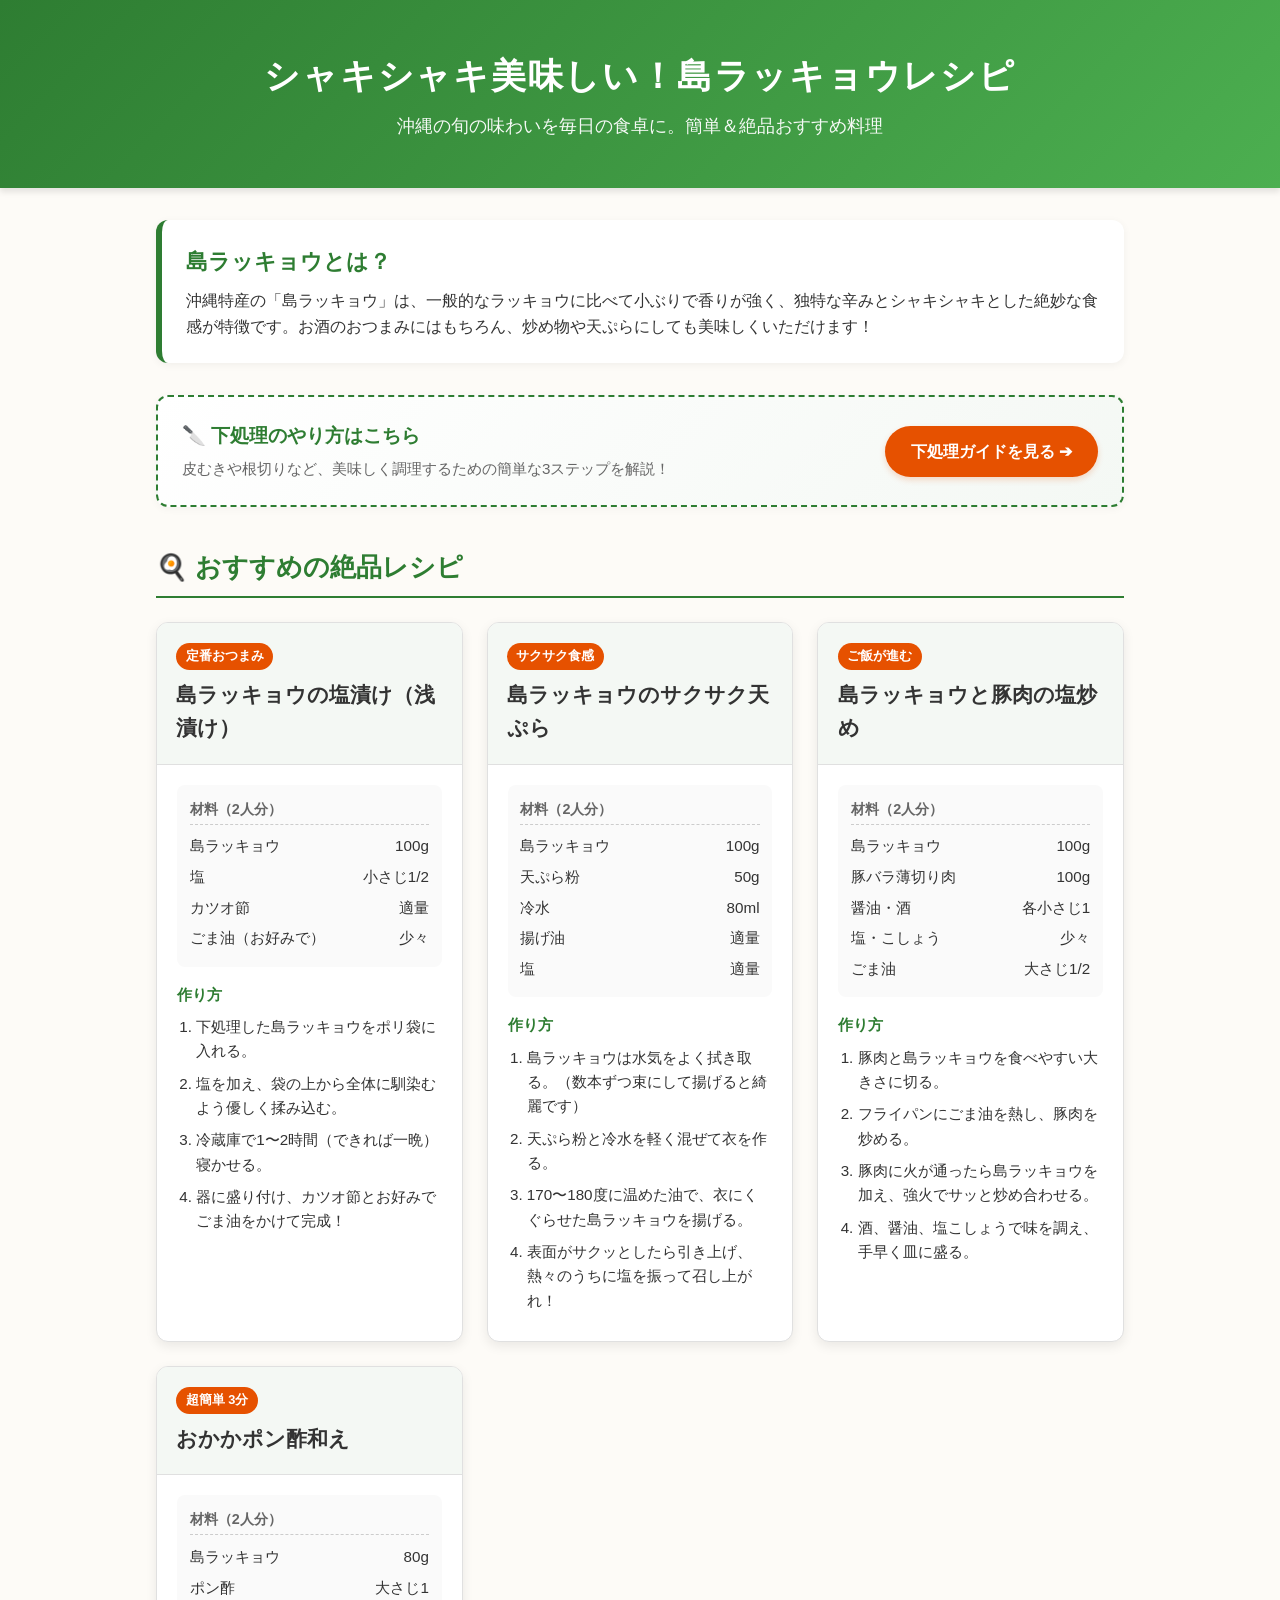
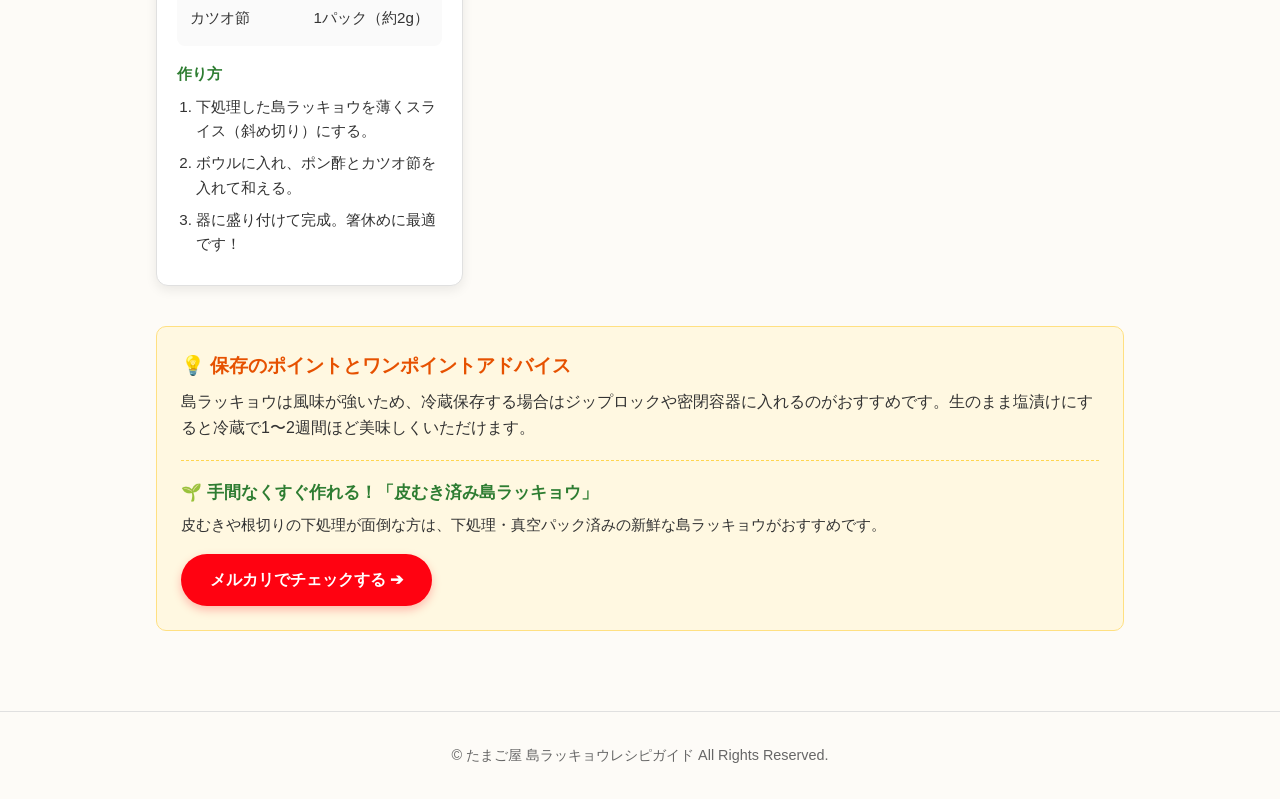
<file: index.html>
<!DOCTYPE html>
<html lang="ja">
<head>
    <meta charset="UTF-8">
    <meta name="viewport" content="width=device-width, initial-scale=1.0">
    <title>島ラッキョウの絶品レシピ | たまご屋</title>
    <link rel="stylesheet" href="style.css">
</head>
<body>

    <header>
        <h1>シャキシャキ美味しい！島ラッキョウレシピ</h1>
        <p>沖縄の旬の味わいを毎日の食卓に。簡単＆絶品おすすめ料理</p>
    </header>

    <div class="container">

        <section class="intro">
            <h2>島ラッキョウとは？</h2>
            <p>
                沖縄特産の「島ラッキョウ」は、一般的なラッキョウに比べて小ぶりで香りが強く、独特な辛みとシャキシャキとした絶妙な食感が特徴です。お酒のおつまみにはもちろん、炒め物や天ぷらにしても美味しくいただけます！
            </p>
        </section>

        <!-- 下処理ガイドへの誘導バナー -->
        <div class="prep-banner">
            <div class="prep-banner-text">
                <h3>🔪 下処理のやり方はこちら</h3>
                <p>皮むきや根切りなど、美味しく調理するための簡単な3ステップを解説！</p>
            </div>
            <a href="prep.html" class="btn-prep">下処理ガイドを見る ➔</a>
        </div>

        <h2 class="section-title">🍳 おすすめの絶品レシピ</h2>
        <div class="recipe-grid">

            <div class="recipe-card">
                <div class="recipe-header">
                    <span class="recipe-tag">定番おつまみ</span>
                    <h3>島ラッキョウの塩漬け（浅漬け）</h3>
                </div>
                <div class="recipe-body">
                    <div class="ingredients">
                        <h4>材料（2人分）</h4>
                        <ul>
                            <li><span>島ラッキョウ</span><span>100g</span></li>
                            <li><span>塩</span><span>小さじ1/2</span></li>
                            <li><span>カツオ節</span><span>適量</span></li>
                            <li><span>ごま油（お好みで）</span><span>少々</span></li>
                        </ul>
                    </div>
                    <div class="instructions">
                        <h4>作り方</h4>
                        <ol>
                            <li>下処理した島ラッキョウをポリ袋に入れる。</li>
                            <li>塩を加え、袋の上から全体に馴染むよう優しく揉み込む。</li>
                            <li>冷蔵庫で1〜2時間（できれば一晩）寝かせる。</li>
                            <li>器に盛り付け、カツオ節とお好みでごま油をかけて完成！</li>
                        </ol>
                    </div>
                </div>
            </div>

            <div class="recipe-card">
                <div class="recipe-header">
                    <span class="recipe-tag">サクサク食感</span>
                    <h3>島ラッキョウのサクサク天ぷら</h3>
                </div>
                <div class="recipe-body">
                    <div class="ingredients">
                        <h4>材料（2人分）</h4>
                        <ul>
                            <li><span>島ラッキョウ</span><span>100g</span></li>
                            <li><span>天ぷら粉</span><span>50g</span></li>
                            <li><span>冷水</span><span>80ml</span></li>
                            <li><span>揚げ油</span><span>適量</span></li>
                            <li><span>塩</span><span>適量</span></li>
                        </ul>
                    </div>
                    <div class="instructions">
                        <h4>作り方</h4>
                        <ol>
                            <li>島ラッキョウは水気をよく拭き取る。（数本ずつ束にして揚げると綺麗です）</li>
                            <li>天ぷら粉と冷水を軽く混ぜて衣を作る。</li>
                            <li>170〜180度に温めた油で、衣にくぐらせた島ラッキョウを揚げる。</li>
                            <li>表面がサクッとしたら引き上げ、熱々のうちに塩を振って召し上がれ！</li>
                        </ol>
                    </div>
                </div>
            </div>

            <div class="recipe-card">
                <div class="recipe-header">
                    <span class="recipe-tag">ご飯が進む</span>
                    <h3>島ラッキョウと豚肉の塩炒め</h3>
                </div>
                <div class="recipe-body">
                    <div class="ingredients">
                        <h4>材料（2人分）</h4>
                        <ul>
                            <li><span>島ラッキョウ</span><span>100g</span></li>
                            <li><span>豚バラ薄切り肉</span><span>100g</span></li>
                            <li><span>醤油・酒</span><span>各小さじ1</span></li>
                            <li><span>塩・こしょう</span><span>少々</span></li>
                            <li><span>ごま油</span><span>大さじ1/2</span></li>
                        </ul>
                    </div>
                    <div class="instructions">
                        <h4>作り方</h4>
                        <ol>
                            <li>豚肉と島ラッキョウを食べやすい大きさに切る。</li>
                            <li>フライパンにごま油を熱し、豚肉を炒める。</li>
                            <li>豚肉に火が通ったら島ラッキョウを加え、強火でサッと炒め合わせる。</li>
                            <li>酒、醤油、塩こしょうで味を調え、手早く皿に盛る。</li>
                        </ol>
                    </div>
                </div>
            </div>

            <div class="recipe-card">
                <div class="recipe-header">
                    <span class="recipe-tag">超簡単 3分</span>
                    <h3>おかかポン酢和え</h3>
                </div>
                <div class="recipe-body">
                    <div class="ingredients">
                        <h4>材料（2人分）</h4>
                        <ul>
                            <li><span>島ラッキョウ</span><span>80g</span></li>
                            <li><span>ポン酢</span><span>大さじ1</span></li>
                            <li><span>カツオ節</span><span>1パック（約2g）</span></li>
                        </ul>
                    </div>
                    <div class="instructions">
                        <h4>作り方</h4>
                        <ol>
                            <li>下処理した島ラッキョウを薄くスライス（斜め切り）にする。</li>
                            <li>ボウルに入れ、ポン酢とカツオ節を入れて和える。</li>
                            <li>器に盛り付けて完成。箸休めに最適です！</li>
                        </ol>
                    </div>
                </div>
            </div>

        </div>

        <!-- メルカリアフィリエイト導線バナー（ポイント＆アドバイス欄） -->
        <div class="tips-box">
            <h3>💡 保存のポイントとワンポイントアドバイス</h3>
            <p>
                島ラッキョウは風味が強いため、冷蔵保存する場合はジップロックや密閉容器に入れるのがおすすめです。生のまま塩漬けにすると冷蔵で1〜2週間ほど美味しくいただけます。
            </p>
            
            <div class="affiliate-box">
                <h4>🌱 手間なくすぐ作れる！「皮むき済み島ラッキョウ」</h4>
                <p>皮むきや根切りの下処理が面倒な方は、下処理・真空パック済みの新鮮な島ラッキョウがおすすめです。</p>
                <a href="https://jp.mercari.com/user/profile/764110598" target="_blank" rel="noopener noreferrer" class="btn-mercari">
                    メルカリでチェックする ➔
                </a>
            </div>
        </div>

    </div>

    <footer>
        <p>&copy; たまご屋 島ラッキョウレシピガイド All Rights Reserved.</p>
    </footer>

</body>
</html>
</file>
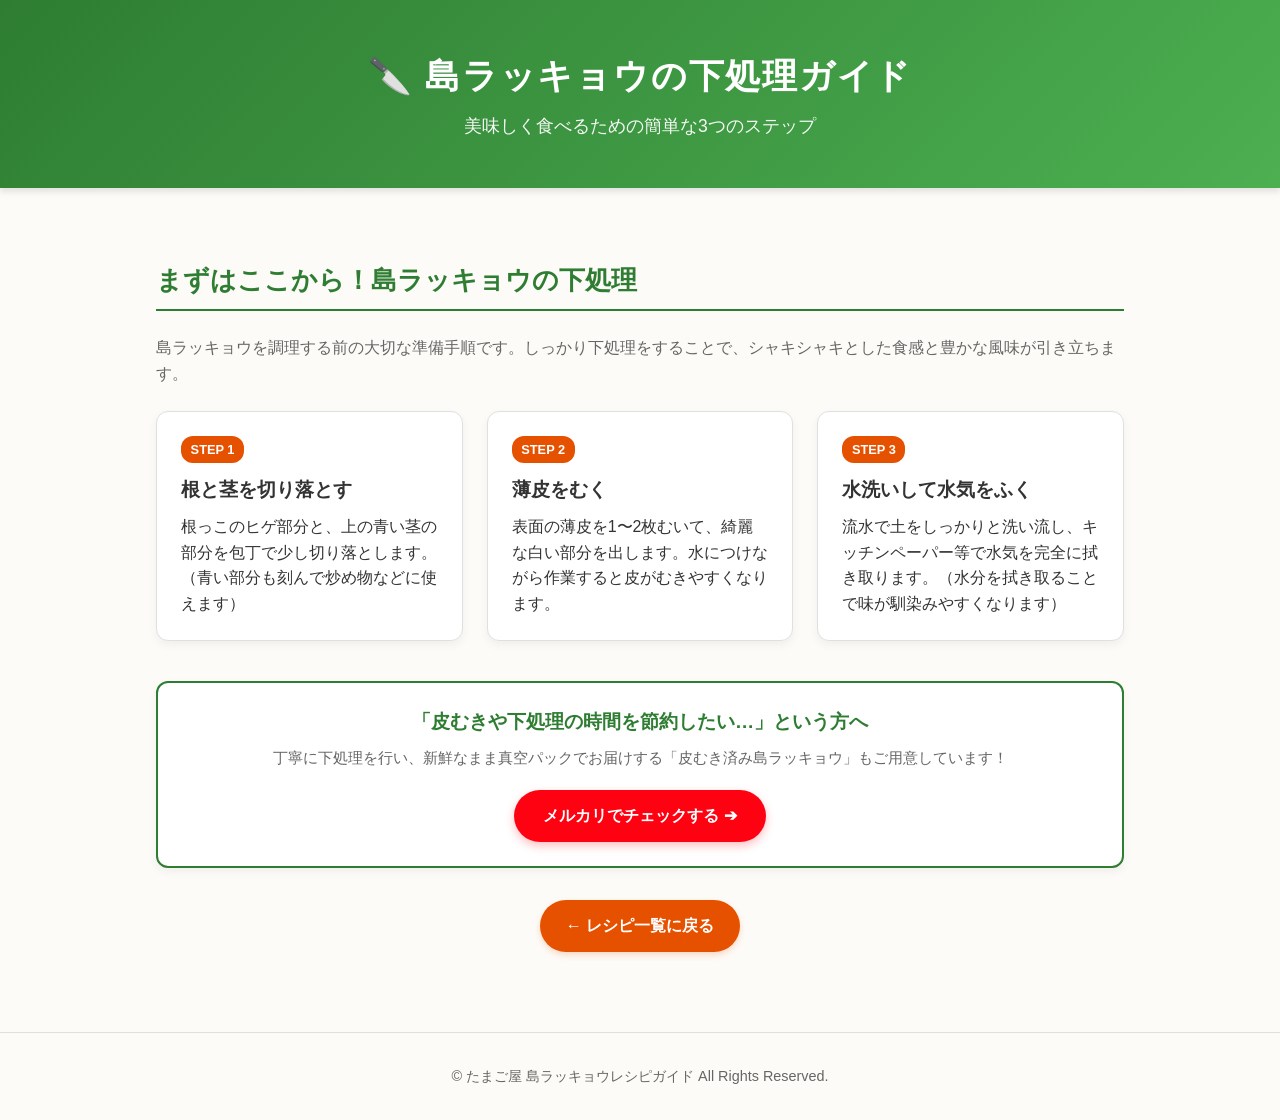
<file: prep.html>
<!DOCTYPE html>
<html lang="ja">
<head>
    <meta charset="UTF-8">
    <meta name="viewport" content="width=device-width, initial-scale=1.0">
    <title>島ラッキョウの下処理方法 | たまご屋</title>
    <link rel="stylesheet" href="style.css">
</head>
<body>

    <header>
        <h1>🔪 島ラッキョウの下処理ガイド</h1>
        <p>美味しく食べるための簡単な3つのステップ</p>
    </header>

    <div class="container">

        <section class="prep-section">
            <h2 class="section-title">まずはここから！島ラッキョウの下処理</h2>
            <p class="section-desc">島ラッキョウを調理する前の大切な準備手順です。しっかり下処理をすることで、シャキシャキとした食感と豊かな風味が引き立ちます。</p>

            <div class="prep-steps">
                <div class="prep-card">
                    <div class="step-num">STEP 1</div>
                    <h3>根と茎を切り落とす</h3>
                    <p>根っこのヒゲ部分と、上の青い茎の部分を包丁で少し切り落とします。（青い部分も刻んで炒め物などに使えます）</p>
                </div>

                <div class="prep-card">
                    <div class="step-num">STEP 2</div>
                    <h3>薄皮をむく</h3>
                    <p>表面の薄皮を1〜2枚むいて、綺麗な白い部分を出します。水につけながら作業すると皮がむきやすくなります。</p>
                </div>

                <div class="prep-card">
                    <div class="step-num">STEP 3</div>
                    <h3>水洗いして水気をふく</h3>
                    <p>流水で土をしっかりと洗い流し、キッチンペーパー等で水気を完全に拭き取ります。（水分を拭き取ることで味が馴染みやすくなります）</p>
                </div>
            </div>
        </section>

        <!-- 下処理の手間を省きたい人向けのアフィリエイト枠 -->
        <div class="affiliate-banner-wide">
            <h3>「皮むきや下処理の時間を節約したい…」という方へ</h3>
            <p>丁寧に下処理を行い、新鮮なまま真空パックでお届けする「皮むき済み島ラッキョウ」もご用意しています！</p>
            <a href="https://jp.mercari.com/user/profile/764110598" target="_blank" rel="noopener noreferrer" class="btn-mercari">
                メルカリでチェックする ➔
            </a>
        </div>

        <div class="nav-box">
            <a href="index.html" class="btn">← レシピ一覧に戻る</a>
        </div>

    </div>

    <footer>
        <p>&copy; たまご屋 島ラッキョウレシピガイド All Rights Reserved.</p>
    </footer>

</body>
</html>
</file>
<file: style.css>
:root {
    --primary-color: #2e7d32;
    --primary-hover: #1b5e20;
    --accent-color: #e65100;
    --bg-color: #fdfbf7;
    --card-bg: #ffffff;
    --text-color: #333333;
    --text-muted: #666666;
    --border-color: #e0e0e0;
    --mercari-red: #ff0211;
    --mercari-hover: #e0020f;
}

* {
    box-sizing: border-box;
    margin: 0;
    padding: 0;
}

body {
    font-family: -apple-system, BlinkMacSystemFont, "Segoe UI", Roboto, "Helvetica Neue", Arial, sans-serif;
    background-color: var(--bg-color);
    color: var(--text-color);
    line-height: 1.6;
}

header {
    background: linear-gradient(135deg, #2e7d32 0%, #4caf50 100%);
    color: #ffffff;
    text-align: center;
    padding: 3rem 1rem;
    box-shadow: 0 4px 6px rgba(0, 0, 0, 0.1);
}

header h1 {
    font-size: 2.2rem;
    margin-bottom: 0.5rem;
    letter-spacing: 0.05em;
}

header p {
    font-size: 1.1rem;
    opacity: 0.95;
}

.container {
    max-width: 1000px;
    margin: 0 auto;
    padding: 2rem 1rem;
}

.intro {
    background-color: var(--card-bg);
    border-radius: 12px;
    padding: 1.5rem;
    margin-bottom: 2rem;
    box-shadow: 0 2px 8px rgba(0,0,0,0.05);
    border-left: 6px solid var(--primary-color);
}

.intro h2 {
    color: var(--primary-color);
    margin-bottom: 0.5rem;
    font-size: 1.4rem;
}

/* 下処理ページ案内バナー */
.prep-banner {
    background: linear-gradient(135deg, #ffffff 0%, #f4f8f4 100%);
    border: 2px dashed var(--primary-color);
    border-radius: 12px;
    padding: 1.5rem;
    margin-bottom: 2.5rem;
    display: flex;
    justify-content: space-between;
    align-items: center;
    flex-wrap: wrap;
    gap: 1rem;
    box-shadow: 0 2px 8px rgba(0,0,0,0.04);
}

.prep-banner-text h3 {
    color: var(--primary-color);
    font-size: 1.2rem;
    margin-bottom: 0.3rem;
    display: flex;
    align-items: center;
    gap: 0.5rem;
}

.prep-banner-text p {
    color: var(--text-muted);
    font-size: 0.95rem;
}

/* 共通ボタン（通常用） */
.btn, .btn-prep {
    display: inline-block;
    background-color: var(--accent-color);
    color: #ffffff;
    text-decoration: none;
    padding: 0.8rem 1.6rem;
    border-radius: 30px;
    font-weight: bold;
    font-size: 1rem;
    box-shadow: 0 3px 6px rgba(230, 81, 0, 0.2);
    transition: all 0.2s ease;
    white-space: nowrap;
}

.btn:hover, .btn-prep:hover {
    background-color: #bf360c;
    transform: translateY(-2px);
    box-shadow: 0 5px 10px rgba(230, 81, 0, 0.3);
}

.section-title {
    font-size: 1.6rem;
    color: var(--primary-color);
    border-bottom: 2px solid var(--primary-color);
    padding-bottom: 0.5rem;
    margin: 2.5rem 0 1.5rem;
    display: flex;
    align-items: center;
    gap: 0.5rem;
}

.section-desc {
    margin-bottom: 1.5rem;
    color: var(--text-muted);
}

/* 下処理カード（prep.html） */
.prep-steps {
    display: grid;
    grid-template-columns: repeat(auto-fit, minmax(260px, 1fr));
    gap: 1.5rem;
    margin-bottom: 2.5rem;
}

.prep-card {
    background-color: var(--card-bg);
    border-radius: 12px;
    padding: 1.5rem;
    box-shadow: 0 4px 10px rgba(0, 0, 0, 0.05);
    border: 1px solid var(--border-color);
}

.step-num {
    display: inline-block;
    background-color: var(--accent-color);
    color: #ffffff;
    font-size: 0.8rem;
    font-weight: bold;
    padding: 0.2rem 0.6rem;
    border-radius: 12px;
    margin-bottom: 0.75rem;
}

.prep-card h3 {
    font-size: 1.2rem;
    color: var(--text-color);
    margin-bottom: 0.5rem;
}

/* レシピグリッド */
.recipe-grid {
    display: grid;
    grid-template-columns: repeat(auto-fit, minmax(300px, 1fr));
    gap: 1.5rem;
}

.recipe-card {
    background-color: var(--card-bg);
    border-radius: 12px;
    overflow: hidden;
    box-shadow: 0 4px 12px rgba(0,0,0,0.08);
    border: 1px solid var(--border-color);
    display: flex;
    flex-direction: column;
    transition: transform 0.2s ease;
}

.recipe-card:hover {
    transform: translateY(-4px);
}

.recipe-header {
    background-color: #f4f8f4;
    padding: 1.2rem;
    border-bottom: 1px solid var(--border-color);
}

.recipe-tag {
    display: inline-block;
    background-color: var(--accent-color);
    color: #fff;
    font-size: 0.8rem;
    font-weight: bold;
    padding: 0.2rem 0.6rem;
    border-radius: 20px;
    margin-bottom: 0.5rem;
}

.recipe-card h3 {
    font-size: 1.3rem;
    color: var(--text-color);
}

.recipe-body {
    padding: 1.25rem;
    flex-grow: 1;
}

.ingredients {
    margin-bottom: 1rem;
    background-color: #fafafa;
    padding: 0.8rem;
    border-radius: 8px;
    font-size: 0.95rem;
}

.ingredients h4 {
    font-size: 0.9rem;
    color: var(--text-muted);
    margin-bottom: 0.4rem;
    border-bottom: 1px dashed #ccc;
    padding-bottom: 0.2rem;
}

.ingredients ul {
    list-style: none;
}

.ingredients li {
    display: flex;
    justify-content: space-between;
    padding: 0.2rem 0;
}

.instructions h4 {
    font-size: 0.95rem;
    color: var(--primary-color);
    margin-bottom: 0.5rem;
}

.instructions ol {
    padding-left: 1.2rem;
    font-size: 0.95rem;
}

.instructions li {
    margin-bottom: 0.5rem;
}

/* アフィリエイト用パーツ */
.tips-box {
    background-color: #fff8e1;
    border: 1px solid #ffe082;
    border-radius: 10px;
    padding: 1.5rem;
    margin-top: 2.5rem;
}

.tips-box h3 {
    color: var(--accent-color);
    font-size: 1.2rem;
    margin-bottom: 0.5rem;
}

.affiliate-box {
    margin-top: 1.2rem;
    padding-top: 1.2rem;
    border-top: 1px dashed #ffd54f;
}

.affiliate-box h4 {
    color: var(--primary-color);
    font-size: 1.05rem;
    margin-bottom: 0.4rem;
}

.affiliate-box p {
    font-size: 0.95rem;
    margin-bottom: 1rem;
}

.affiliate-banner-wide {
    background: #ffffff;
    border: 2px solid var(--primary-color);
    border-radius: 12px;
    padding: 1.5rem;
    text-align: center;
    margin: 2rem 0;
    box-shadow: 0 4px 10px rgba(0,0,0,0.05);
}

.affiliate-banner-wide h3 {
    color: var(--primary-color);
    font-size: 1.2rem;
    margin-bottom: 0.5rem;
}

.affiliate-banner-wide p {
    color: var(--text-muted);
    font-size: 0.95rem;
    margin-bottom: 1.2rem;
}

/* メルカリ専用アフィリエイトボタン */
.btn-mercari {
    display: inline-block;
    background-color: var(--mercari-red);
    color: #ffffff;
    font-weight: bold;
    font-size: 1rem;
    padding: 0.85rem 1.8rem;
    border-radius: 30px;
    text-decoration: none;
    box-shadow: 0 4px 10px rgba(255, 2, 17, 0.25);
    transition: all 0.2s ease;
}

.btn-mercari:hover {
    background-color: var(--mercari-hover);
    transform: translateY(-2px);
    box-shadow: 0 6px 14px rgba(255, 2, 17, 0.35);
}

.nav-box {
    text-align: center;
    margin-top: 2rem;
}

footer {
    text-align: center;
    padding: 2rem 1rem;
    color: var(--text-muted);
    font-size: 0.9rem;
    border-top: 1px solid var(--border-color);
    margin-top: 3rem;
}

@media (max-width: 600px) {
    header h1 {
        font-size: 1.6rem;
    }
    .container {
        padding: 1rem;
    }
    .prep-banner {
        flex-direction: column;
        text-align: center;
    }
}
</file>
